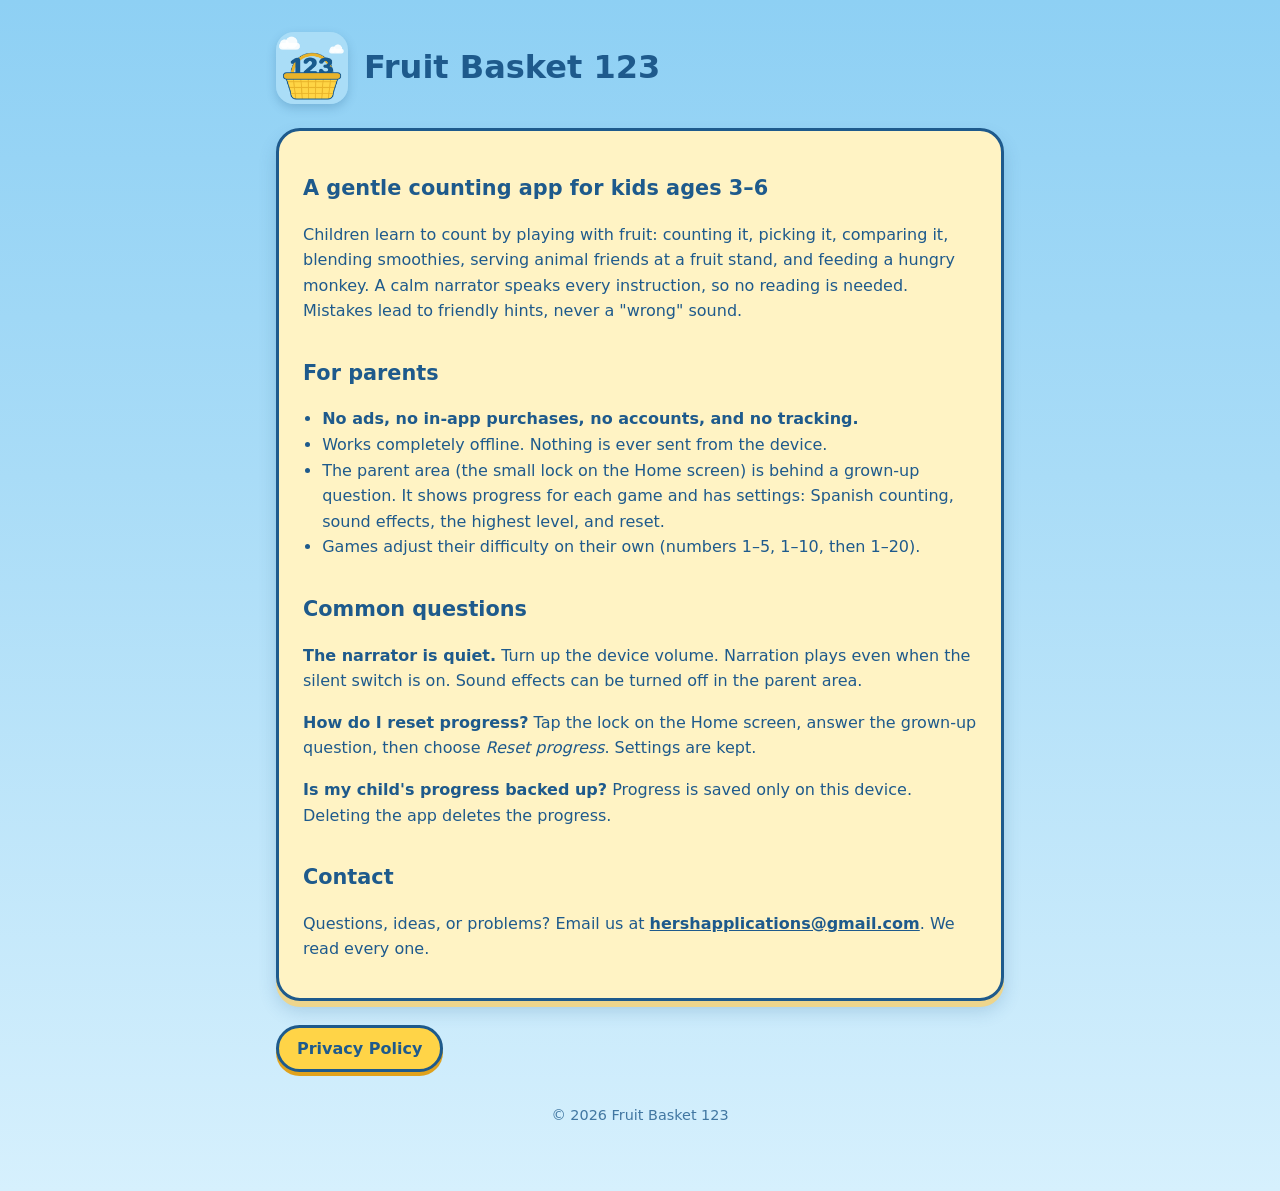
<file: index.html>
<!doctype html>
<html lang="en">
<head>
<meta charset="utf-8">
<meta name="viewport" content="width=device-width, initial-scale=1">
<title>Fruit Basket 123 Support</title>
<meta name="description" content="Help and contact for Fruit Basket 123, a counting app for kids ages 3 to 6.">
<link rel="stylesheet" href="style.css">
<link rel="icon" href="icon.png">
</head>
<body>
<main>
  <header>
    <img src="icon.png" alt="Fruit Basket 123 app icon">
    <h1>Fruit Basket 123</h1>
  </header>
  <div class="card">
    <h2>A gentle counting app for kids ages 3–6</h2>
    <p>Children learn to count by playing with fruit: counting it, picking it, comparing it, blending
    smoothies, serving animal friends at a fruit stand, and feeding a hungry monkey. A calm narrator speaks
    every instruction, so no reading is needed. Mistakes lead to friendly hints, never a "wrong" sound.</p>

    <h2>For parents</h2>
    <ul>
      <li><strong>No ads, no in-app purchases, no accounts, and no tracking.</strong></li>
      <li>Works completely offline. Nothing is ever sent from the device.</li>
      <li>The parent area (the small lock on the Home screen) is behind a grown-up question. It shows
          progress for each game and has settings: Spanish counting, sound effects, the highest level, and reset.</li>
      <li>Games adjust their difficulty on their own (numbers 1–5, 1–10, then 1–20).</li>
    </ul>

    <h2>Common questions</h2>
    <p><strong>The narrator is quiet.</strong> Turn up the device volume. Narration plays even when the
    silent switch is on. Sound effects can be turned off in the parent area.</p>
    <p><strong>How do I reset progress?</strong> Tap the lock on the Home screen, answer the grown-up
    question, then choose <em>Reset progress</em>. Settings are kept.</p>
    <p><strong>Is my child's progress backed up?</strong> Progress is saved only on this device.
    Deleting the app deletes the progress.</p>

    <h2>Contact</h2>
    <p>Questions, ideas, or problems? Email us at <a href="mailto:hershapplications@gmail.com">hershapplications@gmail.com</a>.
    We read every one.</p>
  </div>
  <nav>
    <a href="privacy.html">Privacy Policy</a>
  </nav>
  <footer>© 2026 Fruit Basket 123</footer>
</main>
</body>
</html>
</file>
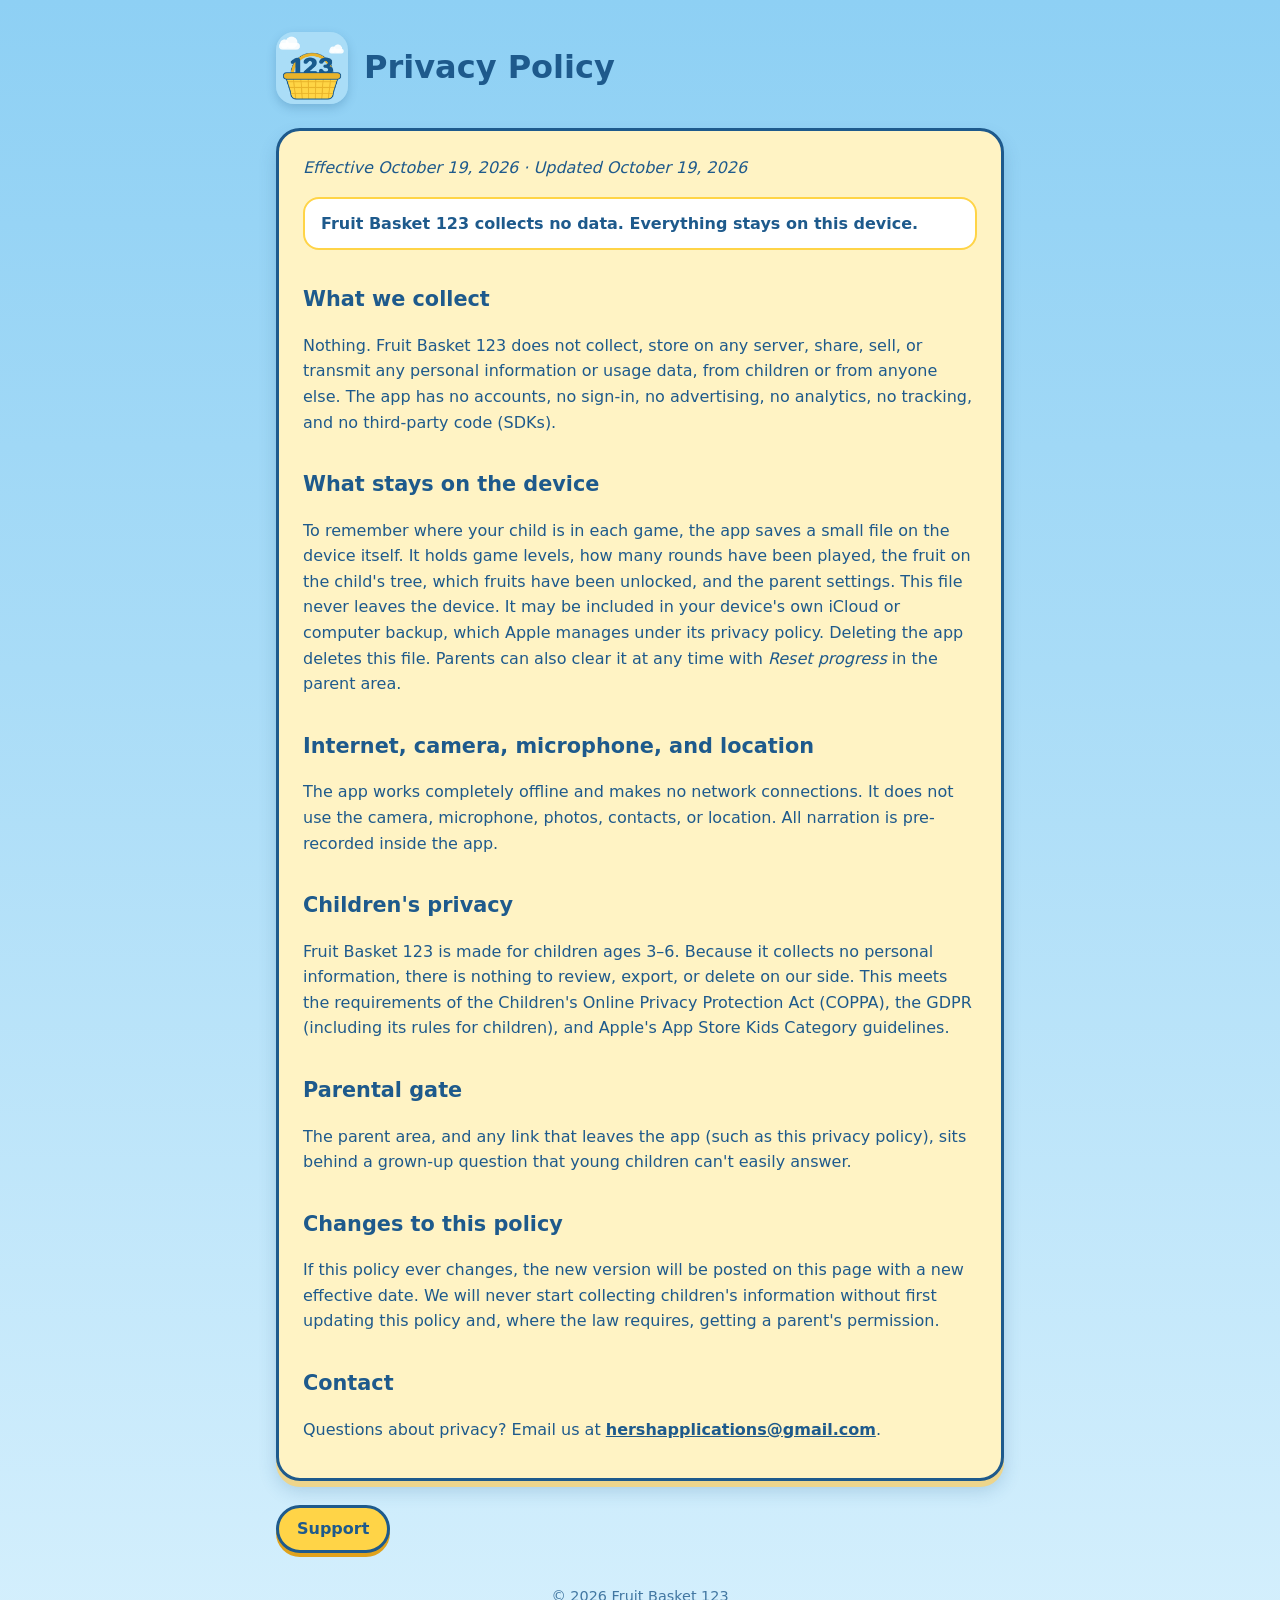
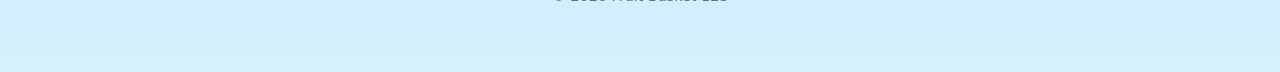
<file: privacy.html>
<!doctype html>
<html lang="en">
<head>
<meta charset="utf-8">
<meta name="viewport" content="width=device-width, initial-scale=1">
<title>Fruit Basket 123 Privacy Policy</title>
<meta name="description" content="Fruit Basket 123 collects no data. Everything stays on the device.">
<link rel="stylesheet" href="style.css">
<link rel="icon" href="icon.png">
</head>
<body>
<main>
  <header>
    <img src="icon.png" alt="Fruit Basket 123 app icon">
    <h1>Privacy Policy</h1>
  </header>
  <div class="card">
    <p><em>Effective October 19, 2026 · Updated October 19, 2026</em></p>
    <p class="highlight">Fruit Basket 123 collects no data. Everything stays on this device.</p>

    <h2>What we collect</h2>
    <p>Nothing. Fruit Basket 123 does not collect, store on any server, share, sell, or transmit any
    personal information or usage data, from children or from anyone else. The app has no accounts,
    no sign-in, no advertising, no analytics, no tracking, and no third-party code (SDKs).</p>

    <h2>What stays on the device</h2>
    <p>To remember where your child is in each game, the app saves a small file on the device itself.
    It holds game levels, how many rounds have been played, the fruit on the child's tree, which
    fruits have been unlocked, and the parent settings. This file never leaves the device. It may be included in your
    device's own iCloud or computer backup, which Apple manages under its privacy policy. Deleting
    the app deletes this file. Parents can also clear it at any time with <em>Reset progress</em> in the parent area.</p>

    <h2>Internet, camera, microphone, and location</h2>
    <p>The app works completely offline and makes no network connections. It does not use the camera,
    microphone, photos, contacts, or location. All narration is pre-recorded inside the app.</p>

    <h2>Children's privacy</h2>
    <p>Fruit Basket 123 is made for children ages 3–6. Because it collects no personal information,
    there is nothing to review, export, or delete on our side. This meets the requirements of the
    Children's Online Privacy Protection Act (COPPA), the GDPR (including its rules for children), and
    Apple's App Store Kids Category guidelines.</p>

    <h2>Parental gate</h2>
    <p>The parent area, and any link that leaves the app (such as this privacy policy), sits behind a
    grown-up question that young children can't easily answer.</p>

    <h2>Changes to this policy</h2>
    <p>If this policy ever changes, the new version will be posted on this page with a new effective
    date. We will never start collecting children's information without first updating this policy and,
    where the law requires, getting a parent's permission.</p>

    <h2>Contact</h2>
    <p>Questions about privacy? Email us at <a href="mailto:hershapplications@gmail.com">hershapplications@gmail.com</a>.</p>
  </div>
  <nav>
    <a href="index.html">Support</a>
  </nav>
  <footer>© 2026 Fruit Basket 123</footer>
</main>
</body>
</html>
</file>
<file: style.css>
:root {
  --sunshine: #FFD447; --butter: #FFF3C4; --sky: #A9DCF7; --deep: #1E5A8C; --white: #FFFFFF;
}
* { box-sizing: border-box; }
body {
  margin: 0; background: linear-gradient(#8ED0F4, var(--sky) 40%, #D6F0FD); color: var(--deep);
  font-family: ui-rounded, "SF Pro Rounded", system-ui, -apple-system, "Segoe UI", sans-serif;
  line-height: 1.6; min-height: 100vh;
}
main { max-width: 760px; margin: 0 auto; padding: 32px 16px 64px; }
header { display: flex; align-items: center; gap: 16px; margin-bottom: 24px; }
header img { width: 72px; height: 72px; border-radius: 18px; box-shadow: 0 4px 10px rgba(30,90,140,.25); }
h1 { font-size: 2rem; margin: 0; }
h2 { font-size: 1.3rem; margin: 1.6em 0 .4em; }
.card {
  background: var(--butter); border: 3px solid var(--deep); border-radius: 24px; padding: 8px 24px 20px;
  box-shadow: 0 6px 0 #EDD58C, 0 10px 18px rgba(30,90,140,.2);
}
.highlight { background: var(--white); border-radius: 16px; padding: 12px 16px; border: 2px solid var(--sunshine); font-weight: 600; }
a { color: var(--deep); font-weight: 700; }
nav { margin-top: 24px; display: flex; gap: 12px; flex-wrap: wrap; }
nav a {
  background: var(--sunshine); border: 3px solid var(--deep); border-radius: 999px; padding: 8px 18px;
  text-decoration: none; box-shadow: 0 4px 0 #E0A21C;
}
footer { margin-top: 32px; font-size: .9rem; opacity: .8; text-align: center; }
ul { padding-left: 1.2em; }
</file>
